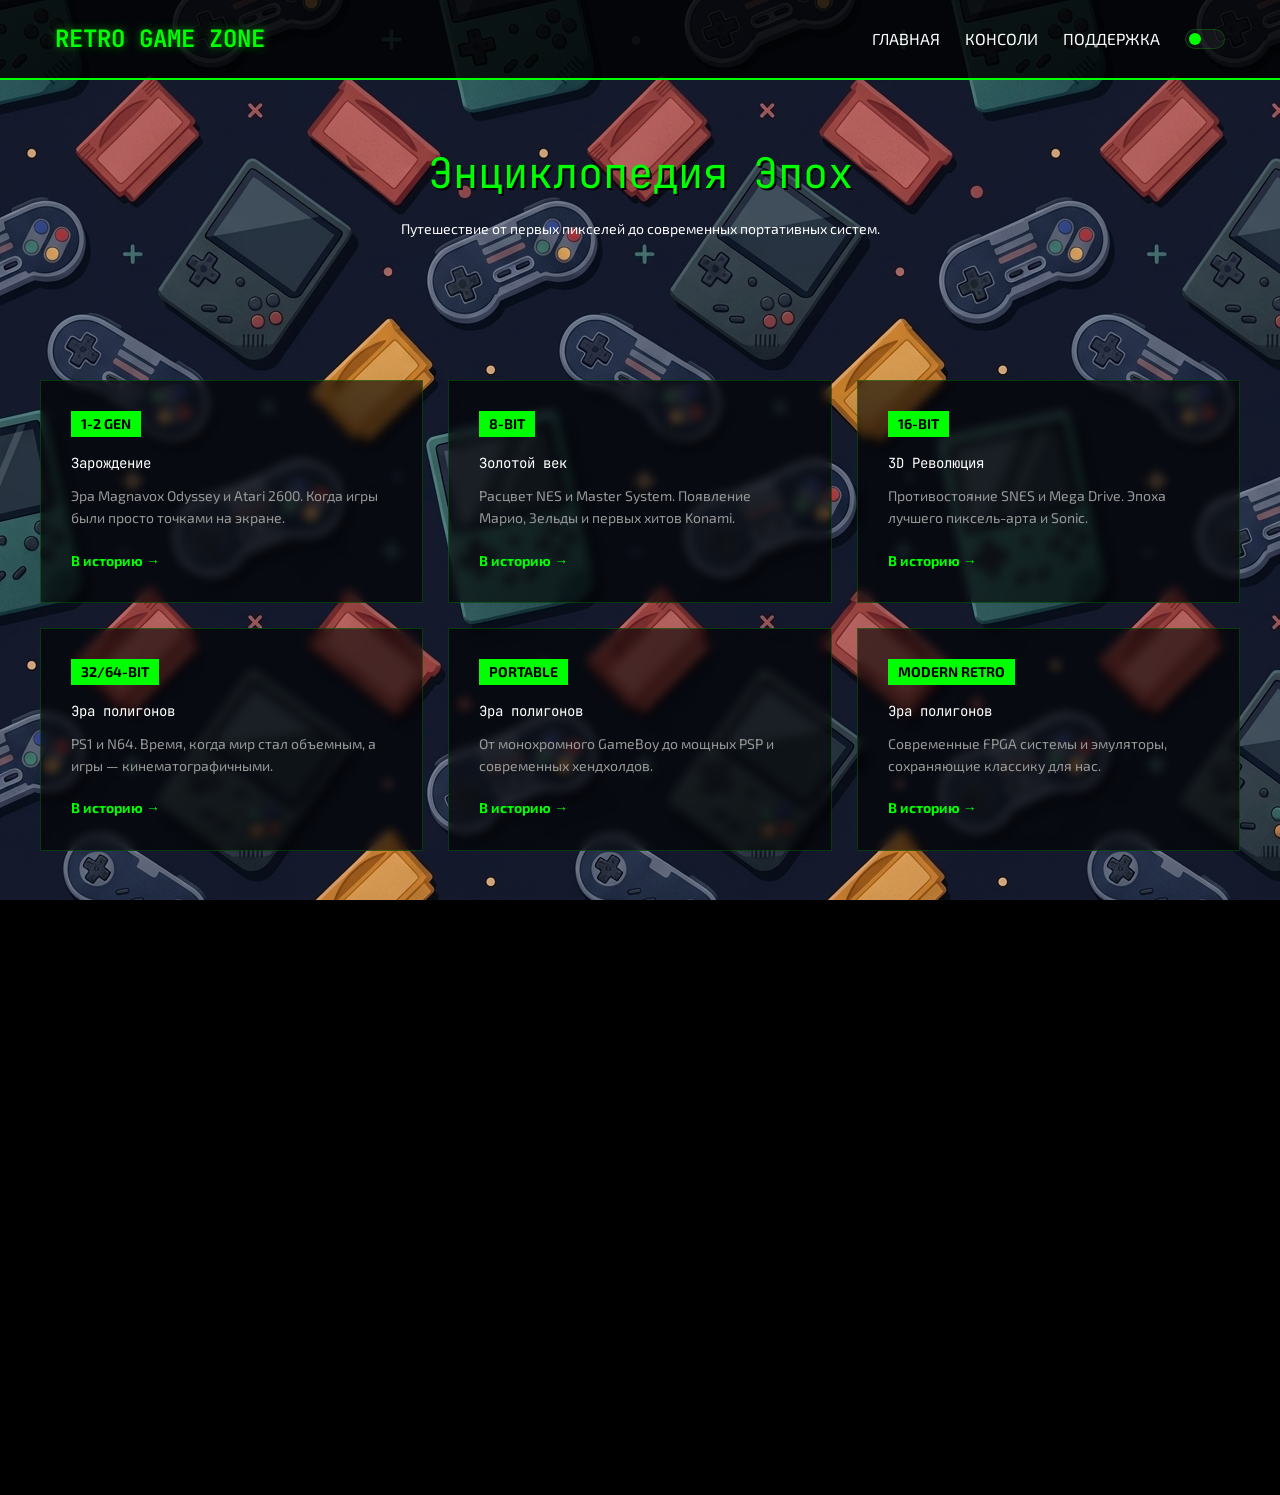
<file: retro/html/index.html>
<!DOCTYPE html>
<html lang="ru">
<head>
	<meta charset="UTF-8">
	<title>Retro Zone | Главная</title>
	<link rel="stylesheet" href="../css/reset.css">
	<link rel="stylesheet" href="../css/styles.css">
	<meta name="viewport" content="width=device-width, initial-scale=1.0">
	</head>
	<body>
		<header class="header">
			<div class="container header__row">
				<div class="logo">
					<a href="index.html">RETRO GAME ZONE</a>
				</div>
				<nav class="menu">
					<ul class="menu__list">
						<li> <a href="index.html" class="menu__link">Главная</a></li>
						<li> <a href="about.html" class="menu__link">Консоли</a></li>
						<li> <a href="contact.html" class="menu__link">Поддержка</a></li>
					</ul>
				</nav>
				<button id="theme-toggle" class="theme-toggle" aria-label="Сменить тему">
					<span class="theme-toggle__icon"></span>
				</button>
			</div>
		</header>

<div id="page-content">
		<main class="main-content">
			
			<section class="hero container">
				<h1 class="page-title">Энциклопедия Эпох</h1>
				<p class="page-subtitle">Путешествие от первых пикселей до современных портативных систем.</p>
			</section>

			<section class="generations container">
			<div class="grid-container">

				<article class="era-card">
					<div class="era-card__badge">1-2 GEN</div>
					<h3>Зарождение</h3>
					<p>Эра Magnavox Odyssey и Atari 2600. Когда игры были просто точками на экране.</p>
					<a href="#timeline" class="era-card__link">В историю →</a>
				</article>

				<article class="era-card">
					<div class="era-card__badge">8-BIT</div>
					<h3>Золотой век</h3>
					<p>Расцвет NES и Master System. Появление Марио, Зельды и первых хитов Konami.</p>
					<a href="#timeline" class="era-card__link">В историю →</a>
				</article>

				<article class="era-card">
					<div class="era-card__badge">16-BIT</div>
					<h3>3D Революция</h3>
					<p>Противостояние SNES и Mega Drive. Эпоха лучшего пиксель-арта и Sonic.</p>
					<a href="#timeline" class="era-card__link">В историю →</a>
				</article>

				<article class="era-card">
					<div class="era-card__badge">32/64-BIT</div>
					<h3>Эра полигонов</h3>
					<p>PS1 и N64. Время, когда мир стал объемным, а игры — кинематографичными.</p>
					<a href="#timeline" class="era-card__link">В историю →</a>
				</article>

				<article class="era-card">
					<div class="era-card__badge">PORTABLE</div>
					<h3>Эра полигонов</h3>
					<p>От монохромного GameBoy до мощных PSP и современных хендхолдов.</p>
					<a href="#timeline" class="era-card__link">В историю →</a>
				</article>

				<article class="era-card">
					<div class="era-card__badge">MODERN RETRO</div>
					<h3>Эра полигонов</h3>
					<p>Современные FPGA системы и эмуляторы, сохраняющие классику для нас.</p>
					<a href="#timeline" class="era-card__link">В историю →</a>
				</article>
			</div>
			</section>

			<section class="timeline-section container" id="timeline">
				<h2 class="section-title">Вехи истории консолей</h2>
				<div class="timeline">
					<div class="timeline__item">
						<div class="timeline__date">1977</div>
					<p>Atari 2600</p>
				</div>
					<div class="timeline__item timeline__item--special">
						<div class="timeline__date">1983</div>
					<p>NES / Famicom</p>
				</div>
					<div class="timeline__item">
						<div class="timeline__date">1988</div>
					<p>Sega Mega Drive</p>
				</div>
					<div class="timeline__item">
						<div class="timeline__date">1990</div>
					<p>Super Nintendo</p>
				</div>
				<div class="timeline__item timeline__item--special">
						<div class="timeline__date">1994</div>
					<p>PlayStation 1</p>
				</div>
				<div class="timeline__item">
						<div class="timeline__date">1996</div>
					<p>Nintendo 64</p>
				</div>
				<div class="timeline__item">
						<div class="timeline__date">2000</div>
					<p>PlayStation 2</p>
				</div>
				<div class="timeline__item timeline__item--special">
						<div class="timeline__date">2004</div>
					<p>PSP & DS</p>
				</div>
				<div class="timeline__item">
						<div class="timeline__date">2017</div>
					<p>Nintendo Switch</p>
				</div>
					<div class="timeline__item timeline__item--special">
						<div class="timeline__date">2026</div>
					<p>Retro Revival</p>
				</div>
			</div>
		</section>
		</main>
	</div>



			<footer class="footer">
		<div class="container">
			<div class="footer__content">
				<p>© 2026 Designed by <strong>4ekav0meow</strong></p>
				<div class="footer__social">
					<a href="https://github.com/4ekav0meow" target="blank" class="github-link">Мой GitHub</a>
				</div>
			</div>
		</div>
	</footer>

	<script src="../js/theme.js"></script>
	<script src="../js/transitions.js"></script>
	</body>
	</html>
</file>
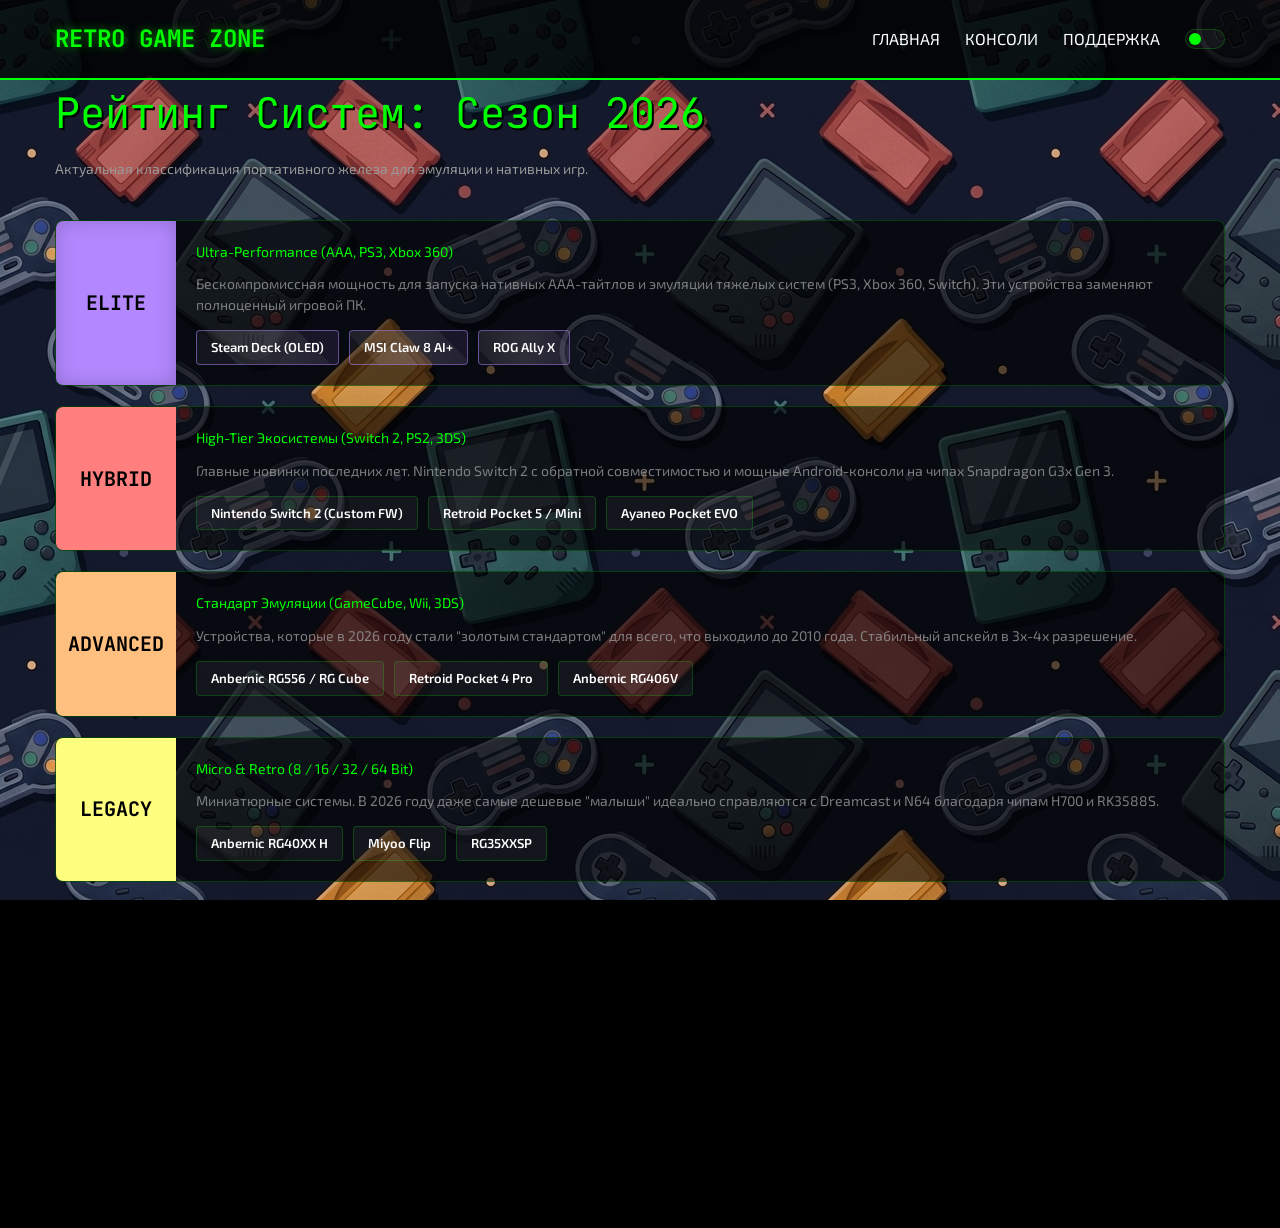
<file: retro/html/about.html>
<!DOCTYPE html>
<html lang="ru">
<head>
	<meta charset="UTF-8">
	<title>Retro Zone | О нас</title>
	<link rel="stylesheet" href="../css/reset.css">
	<link rel="stylesheet" href="../css/styles.css">
	<meta name="viewport" content="width=device-width, initial-scale=1.0">
	</head>
	<body>
		<header class="header">
			<div class="container header__row">
				<div class="logo">
					<a href="index.html">RETRO GAME ZONE</a>
				</div>
				<nav class="menu">
					<ul class="menu__list">
						<li> <a href="index.html" class="menu__link">Главная</a></li>
						<li> <a href="about.html" class="menu__link">Консоли</a></li>
						<li> <a href="contact.html" class="menu__link">Поддержка</a></li>
					</ul>
				</nav>
				<button id="theme-toggle" class="theme-toggle" aria-label="Сменить тему">
					<span class="theme-toggle__icon"></span>
				</button>
			</div>
		</header>

		<div id="page-content">
<main class="main-content">
<section class="top-handhelds">
	<div class="container">
		<h1 class="page-title">Рейтинг Систем: Сезон 2026</h1>
		<p class="section-subtitle">Актуальная классификация портативного железа для эмуляции и нативных игр.</p>

		<div class="tier-list">
			<div class="tier-item">
				<div class="tier-label tier-elite">ELITE</div>
				<div class="tier-content">
					<h3>Ultra-Performance (AAA, PS3, Xbox 360)</h3>
					<p>Бескомпромиссная мощность для запуска нативных AAA-тайтлов и эмуляции тяжелых систем (PS3, Xbox 360, Switch). Эти устройства заменяют полноценный игровой ПК.</p>
					<div class="recommended-devices">
						<a href="https://4pda.to/forum/index.php?showtopic=1028788" target="_blank" class="device-tag">Steam Deck (OLED)</a>
						<a href="https://4pda.to/forum/index.php?showtopic=1106921" target="_blank" class="device-tag">MSI Claw 8 AI+</a>
						<a href="https://4pda.to/forum/index.php?showtopic=1116344" target="_blank" class="device-tag">ROG Ally X</a>
					</div>
				</div>
			</div>

			<div class="tier-item">
				<div class="tier-label tier-s">HYBRID</div>
				<div class="tier-content">
					<h3>High-Tier Экосистемы (Switch 2, PS2, 3DS)</h3>
					<p>Главные новинки последних лет. Nintendo Switch 2 с обратной совместимостью и мощные Android-консоли на чипах Snapdragon G3x Gen 3.</p>
					<div class="recommended-devices">
						<a href="https://4pda.to/forum/index.php?showtopic=1100363" target="_blank" class="device-tag">Nintendo Switch 2 (Custom FW)</a>
						<a href="https://4pda.to/forum/index.php?showtopic=1093941" target="_blank" class="device-tag">Retroid Pocket 5 / Mini</a>
						<a href="https://4pda.to/forum/index.php?showtopic=1107891#entry139361524" target="_blank" class="device-tag">Ayaneo Pocket EVO</a>
		</div>
	</div>
	</div>

			<div class="tier-item">
				<div class="tier-label tier-a">ADVANCED</div>
				<div class="tier-content">
					<h3>Стандарт Эмуляции (GameCube, Wii, 3DS)</h3>
					<p>Устройства, которые в 2026 году стали "золотым стандартом" для всего, что выходило до 2010 года. Стабильный апскейл в 3x-4x разрешение.</p>
					<div class="recommended-devices">
						<a href="https://4pda.to/forum/index.php?showtopic=1086413" target="_blank" class="device-tag">Anbernic RG556 / RG Cube</a>
						<a href="https://4pda.to/forum/index.php?showtopic=1081222" target="_blank" class="device-tag">Retroid Pocket 4 Pro</a>
						<a href="https://4pda.to/forum/index.php?showtopic=1098498" target="_blank" class="device-tag">Anbernic RG406V</a>
			</div>
		</div>
	</div>

			<div class="tier-item">
				<div class="tier-label tier-b">LEGACY</div>
				<div class="tier-content">
					<h3>Micro & Retro (8 / 16 / 32 / 64 Bit)</h3>
					<p>Миниатюрные системы. В 2026 году даже самые дешевые "малыши" идеально справляются с Dreamcast и N64 благодаря чипам H700 и RK3588S.</p>
					<div class="recommended-devices">
						<a href="https://4pda.to/forum/index.php?showtopic=1079913" target="_blank" class="device-tag">Anbernic RG40XX H</a>
						<a href="https://4pda.to/forum/index.php?showtopic=1101112" target="_blank" class="device-tag">Miyoo Flip</a>
						<a href="https://4pda.to/forum/index.php?showtopic=1079913" target="_blank" class="device-tag">RG35XXSP</a>
			</div>
		</div>
	</div>

			<div class="tier-item">
				<div class="tier-label tier-entry">ENTRY</div>
				<div class="tier-content">
					<h3>Micro & Pocket (NES, GameBoy, Master System)</h3>
					<p>Ультра-портативные решения для классики 8/16 бит. Минимальный вес, отличная автономность и полная имитация ощущений от оригинального железа.</p>
					<div class="recommended-devices">
						<a href="https://4pda.to/forum/index.php?showtopic=1079913" target="_blank" class="device-tag">Anbernic RG28XX</a>
						<a href="https://4pda.to/forum/index.php?showtopic=1049150" target="_blank" class="device-tag">Miyoo Mini</a>
						<a href="https://4pda.to/forum/index.php?showtopic=1093500" target="_blank" class="device-tag">MagicX XU Mini M</a>
						<a href="https://4pda.to/forum/index.php?showtopic=1072278" target="_blank" class="device-tag">RG Nano</a>
			</div>
		</div>
	</div>
	</div>
	</div>
</section>
</main>
</div>



			<footer class="footer">
		<div class="container">
			<div class="footer__content">
				<p>© 2026 Designed by <strong>4ekav0meow</strong></p>
				<div class="footer__social">
					<a href="https://github.com/4ekav0meow" target="blank" class="github-link">Мой GitHub</a>
				</div>
			</div>
		</div>
	</footer>
	<script src="../js/theme.js"></script>
	<script src="../js/transitions.js"></script>
	</body>
	</html>
</file>
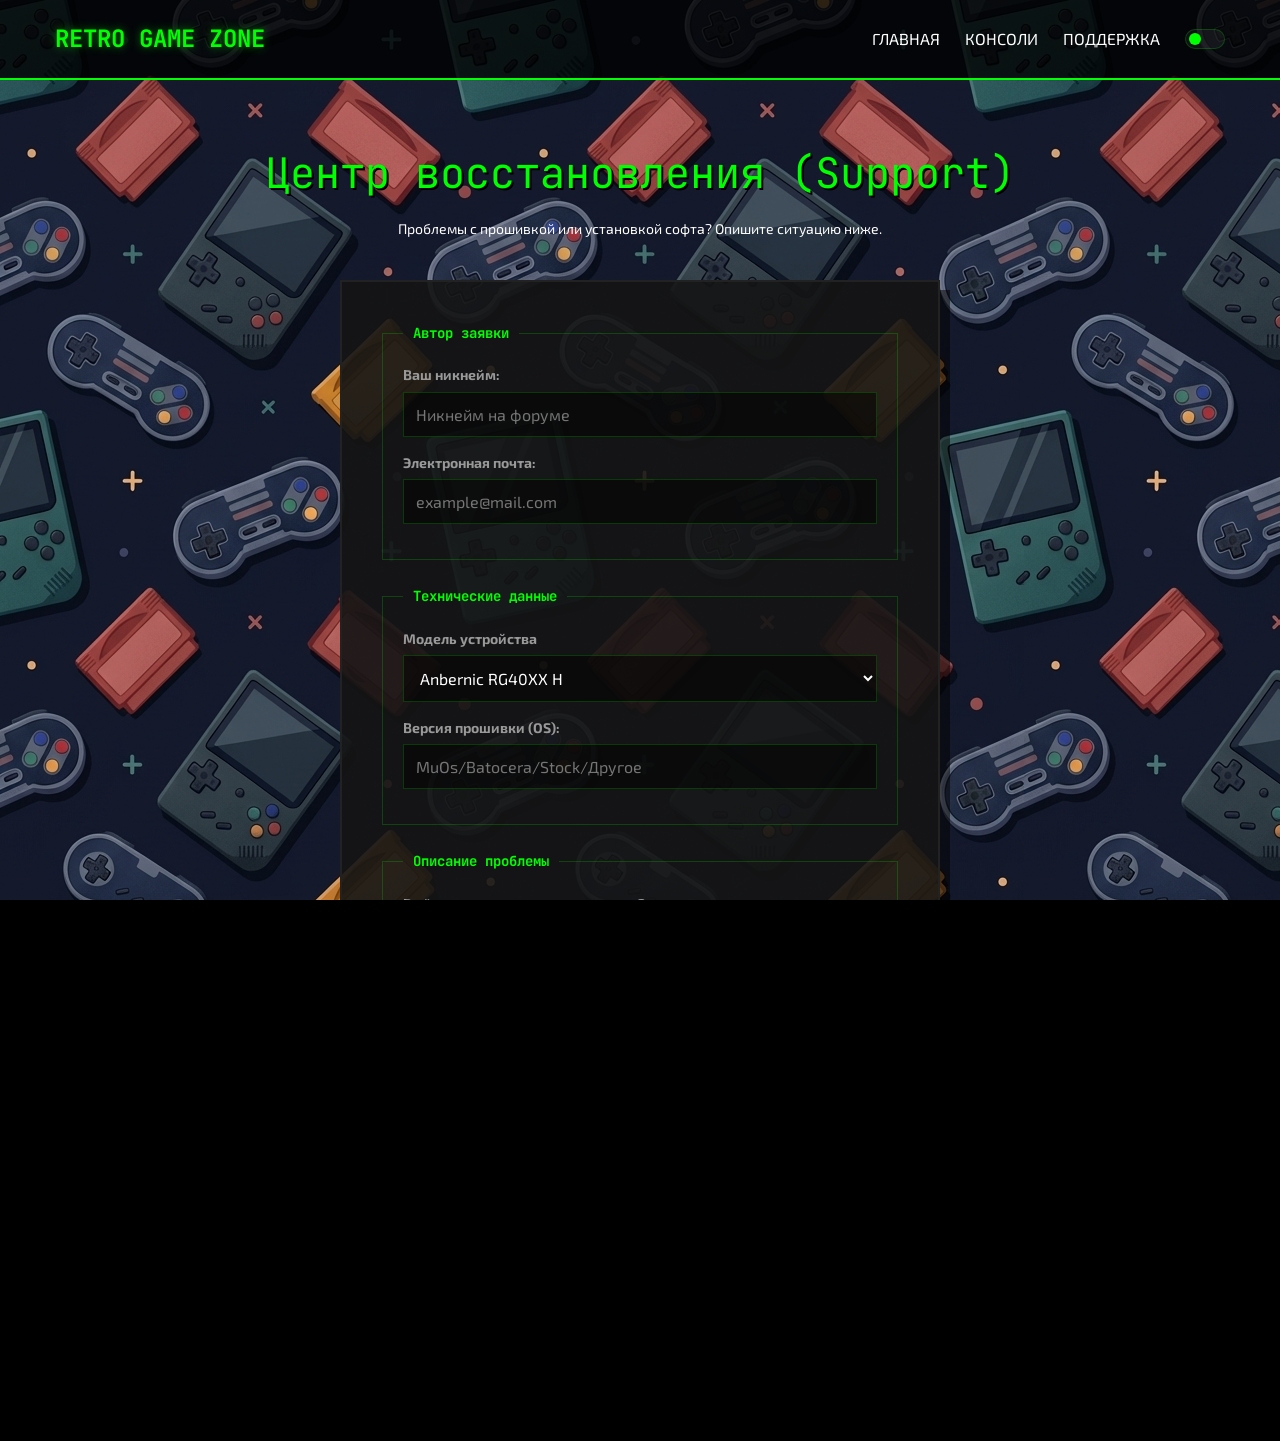
<file: retro/html/contact.html>
<!DOCTYPE html>
<html lang="ru">
<head>
	<meta charset="UTF-8">
	<title>Retro Zone | Обратная связь</title>
	<link rel="stylesheet" href="../css/reset.css">
	<link rel="stylesheet" href="../css/styles.css">
	<meta name="viewport" content="width=device-width, initial-scale=1.0">
	</head>
	<body>
		<header class="header">
			<div class="container header__row">
				<div class="logo">
					<a href="index.html">RETRO GAME ZONE</a>
				</div>
				<nav class="menu">
					<ul class="menu__list">
						<li> <a href="index.html" class="menu__link">Главная</a></li>
						<li> <a href="about.html" class="menu__link">Консоли</a></li>
						<li> <a href="contact.html" class="menu__link">Поддержка</a></li>
					</ul>
				</nav>
				<button id="theme-toggle" class="theme-toggle" aria-label="Сменить тему">
					<span class="theme-toggle__icon"></span>
				</button>
			</div>
		</header>

<div id="page-content">
	<main class="main-content">
		<section class="contact-section container">
			<h1 class="page-title">Центр восстановления (Support)</h1>
			<p class="page-subtitle">Проблемы с прошивкой или установкой софта? Опишите ситуацию ниже.</p>
			<form action="#" class="contact-form">

				<fieldset class="form-block">
					<legend>Автор заявки</legend>
					<div class="form-group">
						<label for="user-nick">Ваш никнейм:</label>
						<input type="text" id="user-nick" name="nickname" placeholder="Никнейм на форуме" required>
					</div>
						<div class="form-group">
							<label for="user-email">Электронная почта:</label>
							<input type="email" id="user-email" name="email" placeholder="example@mail.com" required>
						</div>
				</fieldset>

				<fieldset class="form-block">
					<legend>Технические данные</legend>
					<div class="form-group">
						<label for="device-model">Модель устройства</label>
						<select name="device" id="device-model">
								<option value="rg40xx">Anbernic RG40XX H</option>
								<option value="tsp">Trimui Smart Pro</option>
								<option value="mmp">Miyoo Mini Plus</option>
								<option value="airx">Mangami Air X</option>
								<option value="other">Другое устройство</option>
							</select>
					</div>

				<div class="form-group">
					<label for="firmware-ver">Версия прошивки (OS):</label>
					<input type="text" id="firmware-ver" name="os_version" placeholder="MuOs/Batocera/Stock/Другое">
				</div>
			</fieldset>

			<fieldset class="form-block">
				<legend>Описание проблемы</legend>
				<div class="form-group">
					<label for="issue-desc">В чём заключается неисправность?</label>
					<textarea id="issue-desc" name="problem" rows="6" placeholder="После каких действий возникла ошибка? (Черный экран, не видит SD-карту и т.д.)" required></textarea>
				</div>
			</fieldset>

				<button type="submit" class="submit-btn">Отправить запрос</button>
			</form>
		</section>
	</main>
	</div>
	
	<footer class="footer">
		<div class="container">
			<div class="footer__content">
				<p>© 2026 Designed by <strong>4ekav0meow</strong></p>
				<div class="footer__social">
					<a href="https://github.com/4ekav0meow" target="blank" class="github-link">Мой GitHub</a>
				</div>
			</div>
		</div>
	</footer>
	<script src="../js/theme.js"></script>
	<script src="../js/transitions.js"></script>
	</body>
</html>
</file>
<file: retro/css/styles.css>
@import url('https://fonts.googleapis.com/css2?family=Exo+2:wght@300;400;600&family=JetBrains+Mono:wght@700&family=Unbounded:wght@700&display=swap');

:root {
	--accent-primary: #00ff00;
	--accent-secondary: #00ff00;
	--text-main: #999;
	--text-light: #fff;
	--bg-header-footer: rgba(0, 0, 0, 0.8);
	--bg-card: rgba(0, 0, 0, 0.6);
	--bg-form:  rgba(20, 20, 20, 0.9);
	--border-color: rgba(0, 255, 0, 0.2);
	--shadow-color: rgba(0, 255, 0, 0.5);
	--font-headers: 'JetBrains Mono', monospace;
	--font-main: 'Exo 2', sans-serif;
}

@keyframes fadeIn {
	from { opacity: 0; }
	to { opacity: 1; }
}

[data-theme="synthwave"] {
	--accent-primary: #70CDe0;
	--accent-secondary: #cc74cc;
	--bg-form: rgba(30, 15, 40, 0.9);
	--text-main: #ccc;
	--text-light: #fff;
	--bg-header-footer: rgba(20, 10, 25, 0.9);
	--bg-card: rgba(30, 15, 40, 0.7);
	--border-color: rgba(204, 116, 204, 0.3);
	--shadow-color: rgba(112, 205, 224, 0.3);
}

*{
	box-sizing: border-box;
}


html {
	scroll-behavior: smooth;
}

html, body {
	width: 100%;
	margin: 0;
	padding: 0;
	overflow-x: hidden;

}

body{
	background-image: url('../img/bg2.jpeg');
	background-repeat: repeat;
	background-size: auto;
	background-attachment: fixed;
	font-family: var(--font-main);
	color: var(--text-main);
	line-height: 1.6;
	display: flex;
	flex-direction: column;
	min-height: 100vh;
	opacity: 1;
background-color: #000;
}



main {
	opacity: 0;
	transition: opacity 0.3s ease-in-out;
	flex: 1;
}

.content-visible main {
	opacity: 1;
}

.container {
	max-width: 1200px;
	width: 100%;
	margin: 0 auto;
	padding: 0 15px;
}


.main-content {
	flex: 1 0 auto;
}



.header {
	background-color: var(--bg-header-footer);
	border-bottom: 2px solid var(--accent-primary);
	padding: 20px 0;
}

.header__row {
	display: flex;
	justify-content: flex-start;
	align-items: center;
}

.logo{
	flex-shrink: 0;
}

.logo a {
	font-family: var(--font-headers);
	color: var(--accent-primary);
	font-size: 24px;
	font-weight: bold;
	text-decoration: none;
	text-shadow: 0 0 10px var(--shadow-color);
}

.menu {
	margin-left: auto;
}

.menu__list {
	display: flex;
	list-style: none;
	gap: 25px;
	margin: 0;
	padding: 0;
}

.menu__link {
	color: var(--text-light);
	text-decoration: none;
	text-transform: uppercase;
	font-size: 16px;
	transition: color 0.3s;
}

.menu__link:hover {
	color: var(--accent-primary);
}
.theme-toggle {
	background: rgba(255, 255, 255, 0.05);
	border: 1px solid var(--border-color);
	width: 40px;
	height: 20px;
	border-radius: 20px;
	position: relative;
	cursor: pointer;
	margin-left: 25px;
	flex-shrink: 0;
	padding: 0;
	transition: background 0.3s, border-color 0.3s, box-shadow 0.3s;
	display: flex;
	align-items: center;
	outline: none;

}

.theme-toggle__icon {
	position: absolute;
	left: 3px;
	top: 50%;
	transform: translateY(-50%);
	width: 12px;
	height: 12px;
	background: var(--accent-primary);
	border-radius: 50%;
	transition: all 0.3s cubic-bezier(0.4, 0, 0.2, 1);
}

.theme-toggle:hover {
border-color: var(--accent-primary);
background: rgba(255, 255, 255, 0.1);
box-shadow: 0 0 10px var(--shadow-color);
}

[data-theme="synthwave"] #theme-toggle {
	border-color: var(--accent-secondary);
}

[data-theme="synthwave"] .theme-toggle__icon {
	left: 22px;
	background: var(--accent-secondary);
	box-shadow: 0 0 10px var(--accent-secondary);
}






.footer {
	background-color: var(--bg-header-footer);
	color: var(--text-main);
	padding: 40px 0;
	border-top: 2px solid var(--accent-primary);
	font-size: 14px;
	margin-top: auto;
	width: 100%;
}

.footer__row {
	max-width: 1200px;
	margin: 0 auto;
	display: flex;
	justify-content: space-between;
	align-items: center;
	padding: 20px 15px;
}

.footer__content {
	display: flex;
	flex-direction: column;
	align-items: center;
	gap: 15px;
	text-align: center;
}

.footer__content strong {
	color: var(--accent-primary);
	text-shadow: 0 0 5px var(--shadow-color);
	flex-shrink: 0;
}

.github-link {
	display: inline-block;
	color: var(--text-light);
	text-decoration: none;
	border: 1px solid #444;
	padding: 8px 20px;
	border-radius: 4px;
	font-size: 14px;
	text-transform: uppercase;
	letter-spacing: 1px;
	transition: all 0.3s ease;
}

.github-link:hover {
	color: var(--accent-primary);
	border-color: var(--accent-primary);
	box-shadow: 0 0 10px var(--shadow-color);
}



.hero {
	text-align: center;
	padding: 60px 0;
}

.page-title {
	font-family: var(--font-headers);
	font-size: 42px;
	color: var(--accent-primary);
	margin-bottom: 10px;
	text-shadow: 2px 2px 0px #000;
}

.page-subtitle {
	color: var(--text-light);
	margin-bottom: 40px;
}

/*карточки*/
.generations {
	padding: 40px 0;
}

.grid-container {
	display: flex;
	flex-wrap: wrap;
	gap: 25px;
	 justify-content: center;
}

.era-card {
	background: var(--bg-card);
	border: 1px solid var(--border-color);
	backdrop-filter: blur(5px);
	padding: 30px;
	flex: 1 1 300px;
	max-width: 400px;
	display: flex;
	flex-direction: column;
	justify-content: space-between;
	transition: transform 0.3s ease, border-color 0.3s ease, box-shadow 0.3s ease;
}

.era-card:hover {
	transform: translateY(-10px);
	border-color: var(--accent-primary);
	box-shadow: 0 10px 20px var(--shadow-color);
}

.era-card__badge {
	background: var(--accent-secondary);
	color: #000;
	display: inline-block;
	padding: 2px 10px;
	font-weight: bold;
	font-size: 14px;
	margin-bottom: 15px;
	width: fit-content;
}

.era-card h3 {
	font-family: var(--font-headers);
	color: var(--text-light);
	margin-bottom: 10px;
}

.era-card__link {
	color: var(--accent-primary);
	text-decoration: none;
	margin-top: 20px;
	font-weight: bold;
	font-size: 14px;
}



/* форма*/
.contact-section {
	padding: 60px 0;
	text-align: center;
}
.contact-form {
	max-width: 600px;
	margin: 0 auto;
	background-color: var(--bg-form);
	padding: 40px;
	border: 2px solid #222;
	box-shadow: 10px 10px 0px rgba(0, 0, 0, 0.5);
}

fieldset {
	border: 1px solid var(--border-color);
	padding: 20px;
	margin-bottom: 25px;
	text-align: left;
}

legend{
	padding: 0 10px;
	color: var(--accent-primary);
	font-family: var(--font-headers);
	font-weight: bold;
}

.form-group {
	margin-bottom: 15px;
}

.form-group label {
	display: block;
	margin-bottom: 5px;
	font-weight: bold;
}

.form-group input,
.form-group select,
.form-group textarea {
	width: 100%;
	padding: 12px;
	background: rgba(0, 0, 0, 0.5);
	border: 1px solid var(--border-color);
	color: var(--text-light);
	font-family: var(--font-main);
	font-size: 16px;
	transition: all 0.3s;
}

.form-group input:focus,
.form-group select:focus,
.form-group textarea:focus{
	border-color: var(--accent-primary);
	box-shadow: 0 0 8px var(--shadow-color);
}

.submit-btn {
	width: 100%;
	padding: 15px;
	background-color: #222;
	color: var(--accent-primary);
	border: none;
	font-weight: bold;
	font-size: 18px;
	cursor: pointer;
	transition: background 0.3s;
}

.submit-btn:hover {
	background-color: #444;
}
/* форма*/





.timeline-section {
	padding: 60px 0;
	text-align: center;
}

.section-title {
	color: var(--accent-primary);
	margin-bottom: 40px;
	font-size: 28px;
	text-transform: uppercase;
}

.timeline {
	display: flex;
	justify-content: space-between;
	align-items: center;
	position: relative;
	margin: 80px 0;
	min-height: 120px;
}

.timeline::before {
	content: '';
	position: absolute;
	top: 50%;
	left: 0;
	width: 100%;
	height: 2px;
	background: #333;
	transform: translateY(-50%);
	z-index: 1;
}

.timeline__item {
	position: relative;
	z-index: 2;
	flex: 1;
	display: flex;
	flex-direction: column;
	align-items: center;
}

.timeline__item::after {
	content: '';
	position: absolute;
	top: 50%;
	left: 50%;
	transform: translate(-50%, -50%);
	width: 6px;
	height: 6px;
	background: #555;
	border-radius: 50%;
	z-index: 4;
}
.timeline__item--special::after {
	background: var(--accent-primary);
	width: 10px;
	height: 10px;
	box-shadow: 0 0 8px var(--accent-primary);
}

.timeline__date {
position: absolute;
left: 50%;
transform: translateX(-50%);
background: #222;
color: #888;
padding: 2px 8px;
font-weight: bold;
border-radius: 4px;
font-size: 12px;
border: 1px solid #333;
transition: 0.3s;
}

.timeline__item--special .timeline__date {
	background: var(--accent-primary);
	color: #000;
	border-color: var(--accent-primary);
	box-shadow: 0 0 10px var(--shadow-color);
	z-index: 3;
}
.timeline__item--special p {
	color: #fff;
	font-weight: bold;
}

.timeline__content p {
	font-size: 14px;
	color: #ccc;
}

.timeline__item p {
	font-size: 12px;
	margin: 0;
	white-space: nowrap;
}

.timeline__item:hover .timeline__date {
	background: #fff;
	color: #000;
	transform: translateX(-50%) scale(1.1); 
}

@keyframes pulse {
	0% { box-shadow: 0 0 0 0 var(--shadow-color); }
	70% { box-shadow: 0 0 0 10px rgba(0, 255, 0, 0 ); }
	100% { box-shadow: 0 0 0 0 rgba(0, 255, 0, 0); }
}

.timeline__item:nth-child(odd) {
	padding-top: 35px;
}
.timeline__item:nth-child(odd) .timeline__date {
	top: -30px;
}

.timeline__item:nth-child(even) {
	flex-direction: column-reverse;
	padding-bottom: 35px;
}
.timeline__item:nth-child(even) .timeline__date {
	bottom: -30px;
}



.tier-list {
	margin-top: 40px;
	display: flex;
	flex-direction: column;
	gap: 20px;
}

.tier-item {
display: flex;
flex-direction: row;
background: var(--bg-card);
border: 1px solid var(--border-color);
border-radius: 8px;
overflow: hidden;
transition: transform 0.3s ease;
width: 100%;
}

.tier-item:hover {
	transform: translateX(10px);
	border-color: var(--accent-primary);
}

.tier-label {
	width: 120px;
	min-height: 100%;
	display: flex;
	align-items: center;
	justify-content: center;
	font-family: var(--font-headers);
	font-size: 20px;
	font-weight: bold;
	color: #000;
	flex-shrink: 0;
}

.tier-elite {background: #b388ff; box-shadow: inset 0 0 20px rgba(0, 0, 0, 0.2); }
.tier-s {background: #ff7f7f}
.tier-a {background: #ffbf7f}
.tier-b {background: #ffff7f}
.tier-entry {background: #81d4fa}

.tier-content {
	padding: 20px;
	flex-grow: 1;
	display: flex;
	flex-direction: column;
	justify-content: center;
}

.tier-content h3 {
	margin-bottom: 10px;
	color: var(--accent-primary);
}

.tier-content p {
	font-size: 14px;
	line-height: 1.5;
	opacity: 0.8;
}

.recommended-devices {
	margin-top: 15px;
	display: flex;
	gap: 10px;
	flex-wrap: wrap;
}

.device-tag {
	display: inline-block;
	text-decoration: none;
	background: rgba(255, 255, 255, 0.05);
	border: 1px solid var(--border-color);
	padding: 6px 14px;
	font-size: 13px;
	border-radius: 4px;
	color: var(--text-light);
	font-weight: 600;
	transition: all 0.2s ease;
}

.device-tag:hover {
	background: var(--accent-primary);
	color: #000;
	border-color: var(--accent-primary);
	box-shadow: 0 0 15px var(--accent-primary);
	transform: translateY(-2px);
	cursor: default;
}

.tier-item:has(.tier-elite) .device-tag {
	position: relative;
	border-color: rgba(179, 136, 255, 0.5);
	background: linear-gradient(90deg, rgba(255,255,255,0.05), rgba(179, 136, 255, 0.1));
	overflow: hidden;
}

.tier-item:has(.tier-elite) .device-tag::after {
	content: '';
	position: absolute;
	top: -50%;
	left: -50%;
	width: 200%;
	height: 200%;
	background: linear-gradient(45deg, transparent, rgba(255,255,255,0.1), transparent);
	transform: rotate(45deg);
	animation: shine 3s infinite;
}

@media (max-width: 768px) {
	.header__row{
		flex-wrap: wrap;
		justify-content: center;
		gap: 15px;
	}
	.menu__list{
		gap: 15px;
		padding: 0;
		justify-content: center;
	}
	.logo {
		font-size: 1.2rem;
		text-align: center;
	}
	.theme-toggle {
		position: absolute;
		right: 15px;
		top: 15px;
	}
	.menu__link {
		font-size: 14px;
	}
	.tier-label{
		width: 100%;
		height: 50px;
	}
	.tier-item{
		flex-direction: column;
	}
}

@keyframes shine {
	0% { transform: translateX(-100%) rotate(45deg); }
	100% { transform: translateX(100%) rotate(45deg); }
}
</file>
